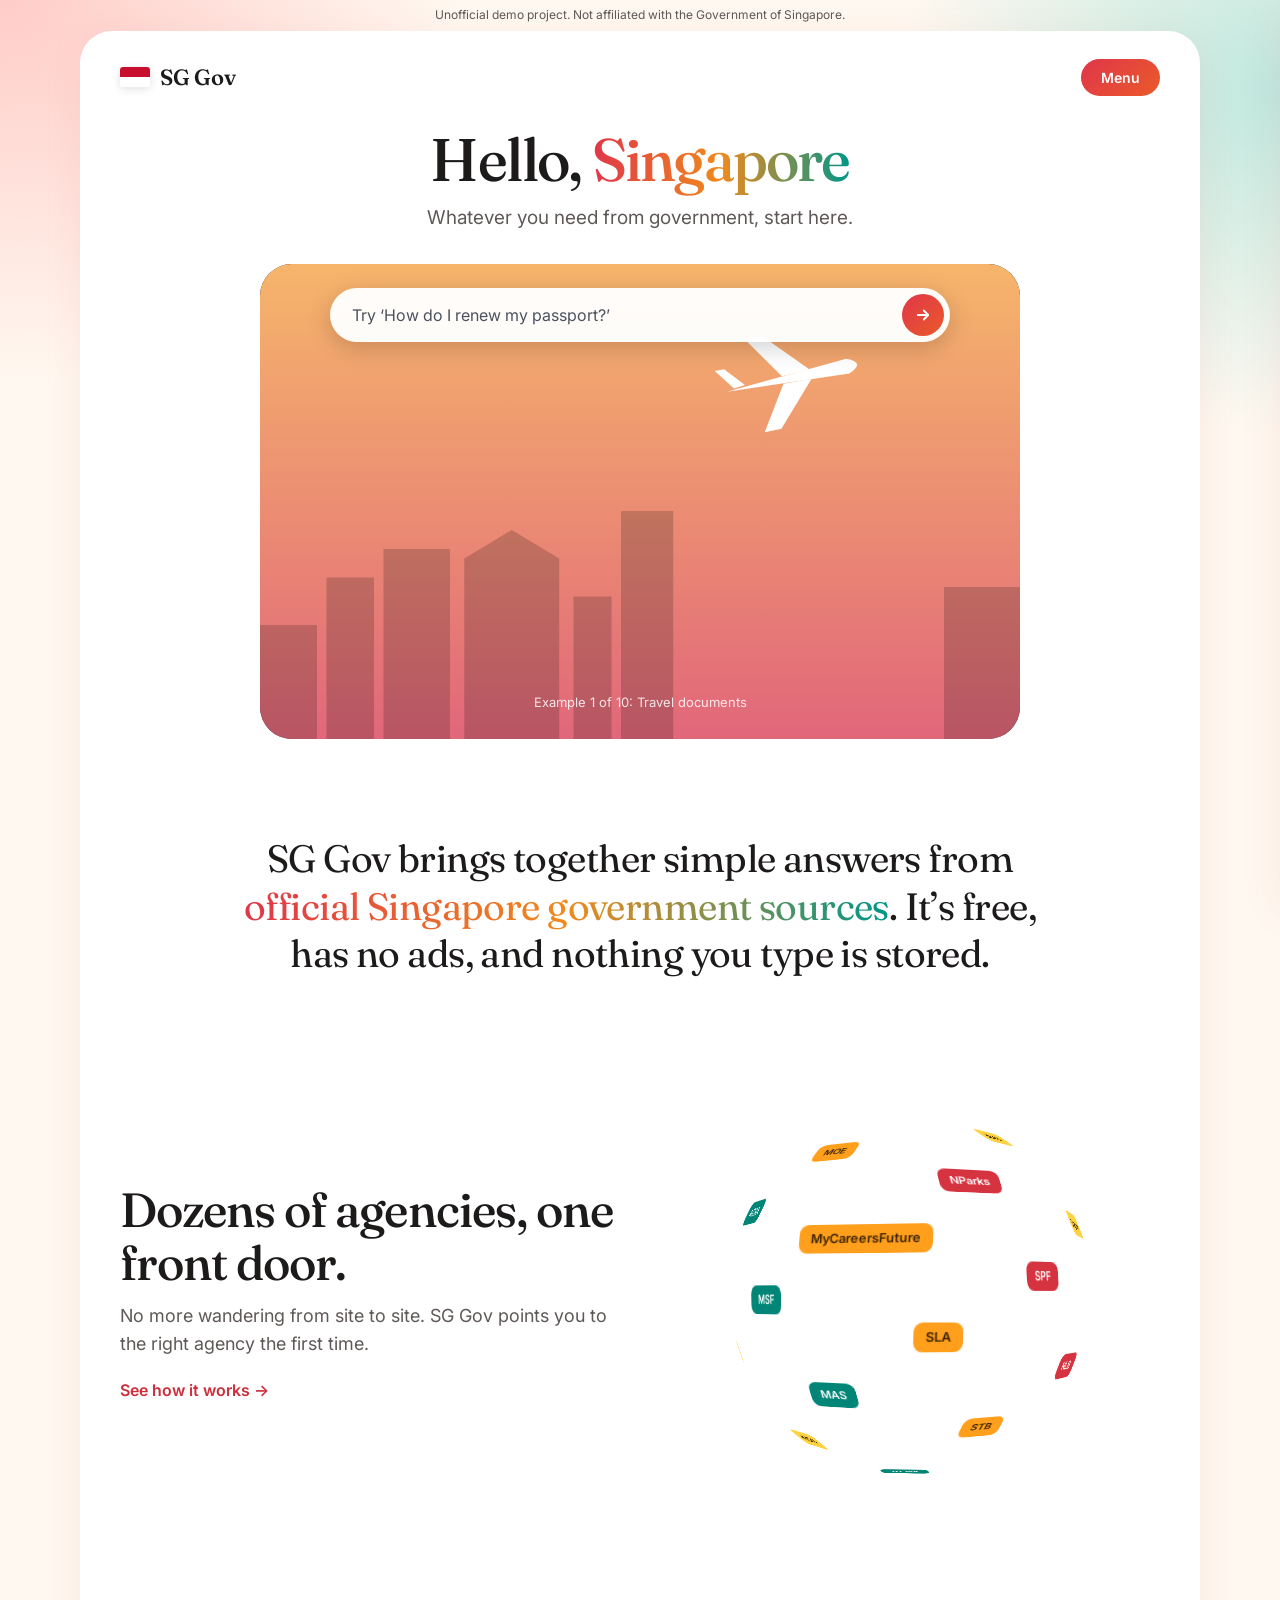
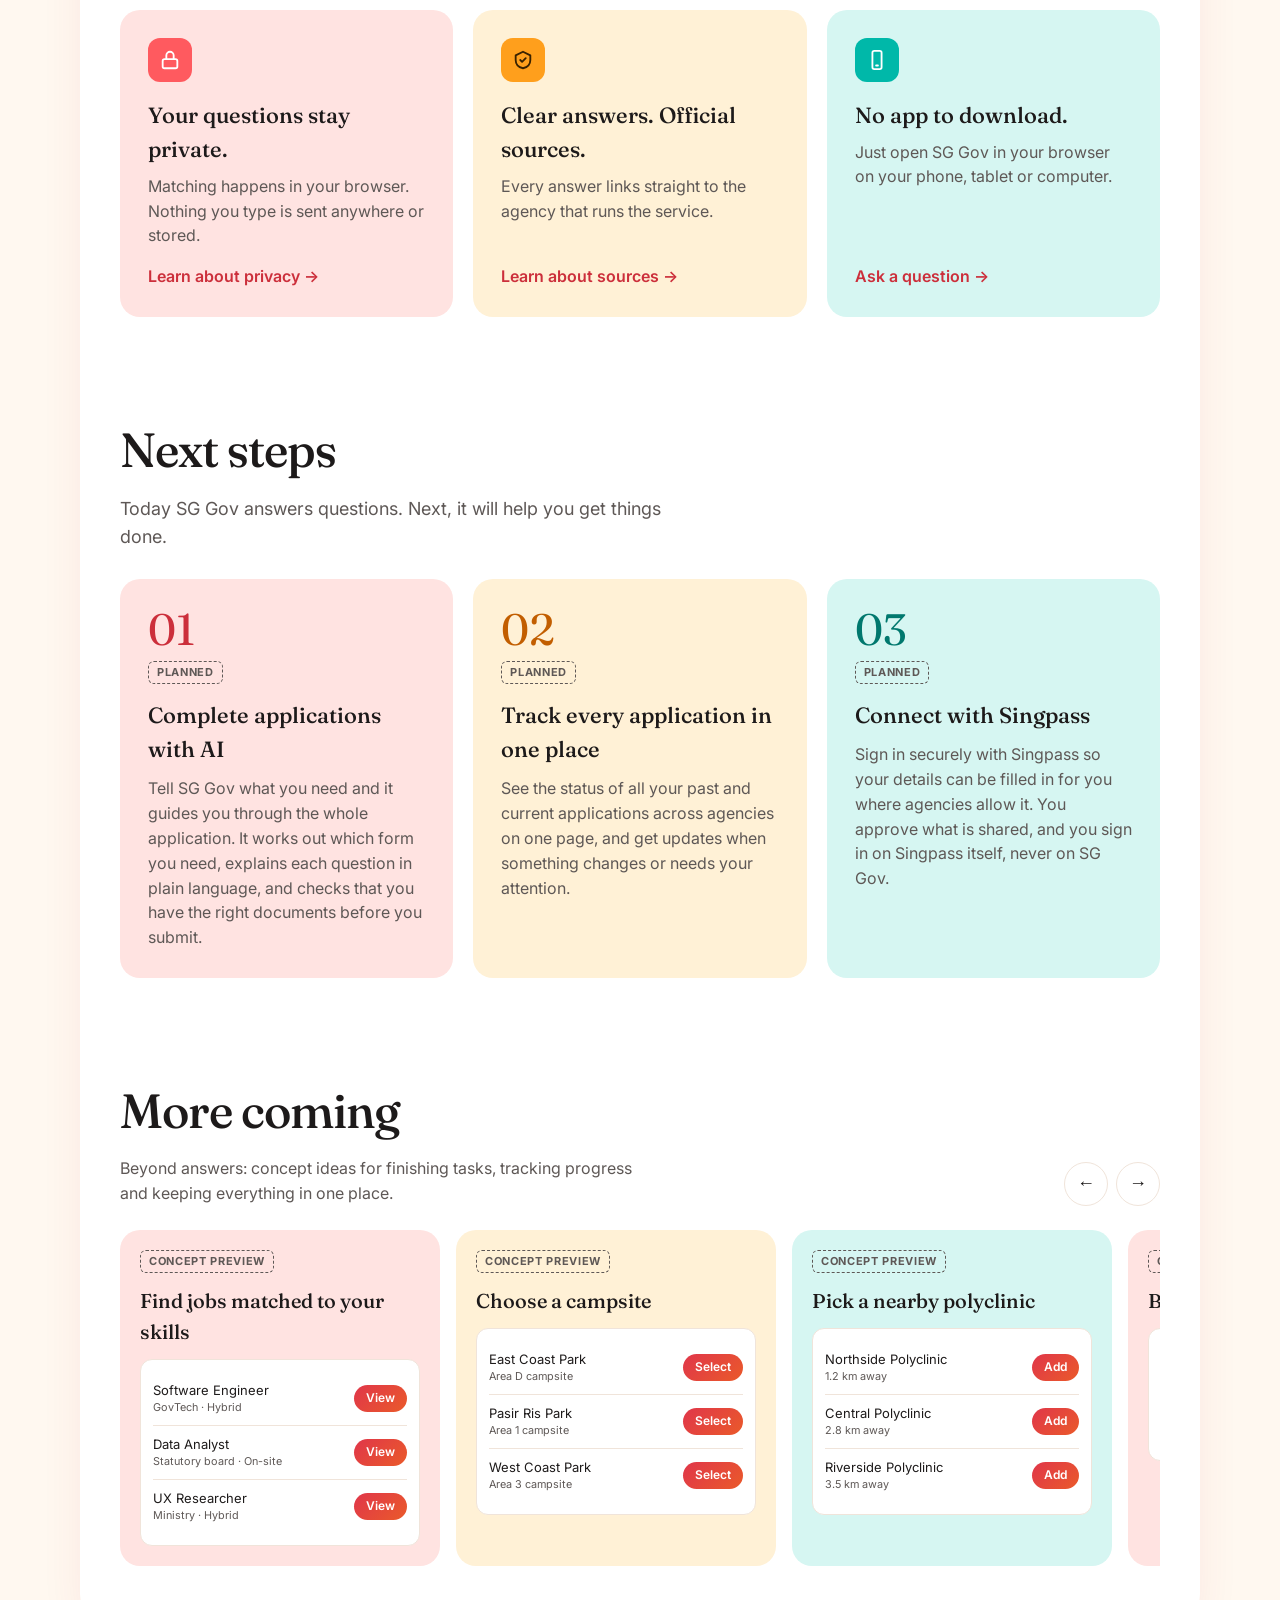
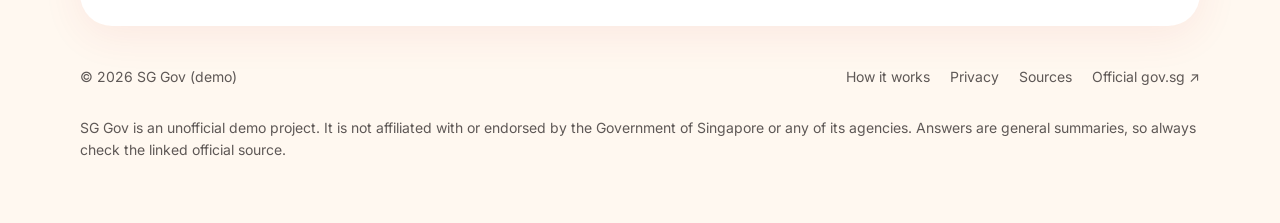
<file: index.html>
<!doctype html>
<html lang="en-SG">
<head>
  <meta charset="utf-8">
  <meta name="viewport" content="width=device-width, initial-scale=1">
  <meta name="color-scheme" content="light">
  <title>SG Gov</title>
  <meta name="description" content="Unofficial demo: one front door to Singapore government services, with answers linked to official sources.">
  <link rel="icon" href="img/favicon.svg" type="image/svg+xml">
  <link rel="preconnect" href="https://fonts.googleapis.com">
  <link rel="preconnect" href="https://fonts.gstatic.com" crossorigin>
  <link href="https://fonts.googleapis.com/css2?family=Fraunces:opsz,wght@9..144,400;9..144,500;9..144,600&family=Inter:wght@400;500;600;700&display=swap" rel="stylesheet">
  <link rel="stylesheet" href="css/styles.css">
</head>
<body>
  <a class="skip-link" href="#main">Skip to content</a>
  <div class="disclaimer-strip">Unofficial demo project. Not affiliated with the Government of Singapore.</div>

  <div class="shell">
    <div class="frame">
      <header class="site-header">
        <a class="brand" href="./" aria-label="SG Gov home">
          <span class="brand-mark" aria-hidden="true"><span></span><span></span></span>
          SG Gov
        </a>
        <button class="menu-btn" type="button" aria-expanded="false" aria-controls="drawer">Menu</button>
      </header>

      <main id="main">
        <!-- Hero -->
        <section class="hero" aria-labelledby="hero-title">
          <h1 id="hero-title">Hello, <span class="grad">Singapore</span></h1>
          <p class="lede">Whatever you need from government, start here.</p>

          <div class="hero-card">
            <div class="scenes" aria-hidden="true"></div>
            <form class="search" role="search" autocomplete="off">
              <label class="sr-only" for="q">Describe what you need</label>
              <input id="q" name="q" type="text" placeholder="Try ‘How do I renew my passport?’">
              <button type="submit" aria-label="Get answer">
                <svg width="18" height="18" viewBox="0 0 24 24" fill="none" stroke="currentColor" stroke-width="2.4" stroke-linecap="round" stroke-linejoin="round" aria-hidden="true"><path d="M5 12h14M13 6l6 6-6 6"/></svg>
              </button>
            </form>
            <p class="example-caption" aria-live="off"></p>
          </div>

          <div class="answer-wrap" aria-live="polite"></div>
        </section>

        <!-- Statement -->
        <p class="statement">
          SG Gov brings together simple answers from <em>official Singapore government sources</em>.
          It’s free, has no ads, and nothing you type is stored.
        </p>

        <!-- Agencies sphere -->
        <section class="agencies" aria-labelledby="agencies-title">
          <div>
            <h2 id="agencies-title">Dozens of agencies, one front door.</h2>
            <p>No more wandering from site to site. SG Gov points you to the right agency the first time.</p>
            <a class="text-link" href="how-it-works.html">See how it works →</a>
          </div>
          <div class="sphere-stage" role="img" aria-label="A rotating sphere of Singapore government agency names">
            <div class="sphere"></div>
          </div>
        </section>

        <!-- Features -->
        <section class="features" aria-label="Why SG Gov">
          <article class="feature">
            <div class="icon" aria-hidden="true">
              <svg width="22" height="22" viewBox="0 0 24 24" fill="none" stroke="currentColor" stroke-width="2" stroke-linecap="round" stroke-linejoin="round"><rect x="4" y="11" width="16" height="10" rx="2"/><path d="M8 11V7a4 4 0 0 1 8 0v4"/></svg>
            </div>
            <h3>Your questions stay private.</h3>
            <p>Matching happens in your browser. Nothing you type is sent anywhere or stored.</p>
            <a class="text-link" href="privacy.html">Learn about privacy →</a>
          </article>
          <article class="feature">
            <div class="icon" aria-hidden="true">
              <svg width="22" height="22" viewBox="0 0 24 24" fill="none" stroke="currentColor" stroke-width="2" stroke-linecap="round" stroke-linejoin="round"><path d="M9 12l2 2 4-4"/><path d="M12 3l8 4v5c0 5-3.5 8-8 9-4.5-1-8-4-8-9V7z"/></svg>
            </div>
            <h3>Clear answers. Official sources.</h3>
            <p>Every answer links straight to the agency that runs the service.</p>
            <a class="text-link" href="sources.html">Learn about sources →</a>
          </article>
          <article class="feature">
            <div class="icon" aria-hidden="true">
              <svg width="22" height="22" viewBox="0 0 24 24" fill="none" stroke="currentColor" stroke-width="2" stroke-linecap="round" stroke-linejoin="round"><rect x="7" y="2" width="10" height="20" rx="2"/><path d="M11 18h2"/></svg>
            </div>
            <h3>No app to download.</h3>
            <p>Just open SG Gov in your browser on your phone, tablet or computer.</p>
            <a class="text-link" href="#q" data-focus-search>Ask a question →</a>
          </article>
        </section>

        <!-- Next steps -->
        <section class="next-steps" aria-labelledby="next-title">
          <h2 id="next-title">Next steps</h2>
          <p class="next-lede">Today SG Gov answers questions. Next, it will help you get things done.</p>
          <ol class="next-list">
            <li class="next-card">
              <span class="next-num" aria-hidden="true">01</span>
              <span class="tag">Planned</span>
              <h3>Complete applications with AI</h3>
              <p>Tell SG Gov what you need and it guides you through the whole application. It works out which form you need, explains each question in plain language, and checks that you have the right documents before you submit.</p>
            </li>
            <li class="next-card">
              <span class="next-num" aria-hidden="true">02</span>
              <span class="tag">Planned</span>
              <h3>Track every application in one place</h3>
              <p>See the status of all your past and current applications across agencies on one page, and get updates when something changes or needs your attention.</p>
            </li>
            <li class="next-card">
              <span class="next-num" aria-hidden="true">03</span>
              <span class="tag">Planned</span>
              <h3>Connect with Singpass</h3>
              <p>Sign in securely with Singpass so your details can be filled in for you where agencies allow it. You approve what is shared, and you sign in on Singpass itself, never on SG Gov.</p>
            </li>
          </ol>
        </section>

        <!-- Coming soon -->
        <section aria-labelledby="coming-title">
          <div class="coming-head">
            <div>
              <h2 id="coming-title">More coming</h2>
              <p>Beyond answers: concept ideas for finishing tasks, tracking progress and keeping everything in one place.</p>
            </div>
            <div class="carousel-btns">
              <button type="button" data-dir="-1" aria-label="Previous previews">←</button>
              <button type="button" data-dir="1" aria-label="Next previews">→</button>
            </div>
          </div>

          <div class="carousel" tabindex="0" aria-label="Concept previews">
            <article class="preview">
              <span class="tag">Concept preview</span>
              <h3>Find jobs matched to your skills</h3>
              <div class="mock">
                <div class="mock-row"><div>Software Engineer<small>GovTech · Hybrid</small></div><span class="mock-btn">View</span></div>
                <div class="mock-row"><div>Data Analyst<small>Statutory board · On-site</small></div><span class="mock-btn">View</span></div>
                <div class="mock-row"><div>UX Researcher<small>Ministry · Hybrid</small></div><span class="mock-btn">View</span></div>
              </div>
            </article>
            <article class="preview">
              <span class="tag">Concept preview</span>
              <h3>Choose a campsite</h3>
              <div class="mock">
                <div class="mock-row"><div>East Coast Park<small>Area D campsite</small></div><span class="mock-btn">Select</span></div>
                <div class="mock-row"><div>Pasir Ris Park<small>Area 1 campsite</small></div><span class="mock-btn">Select</span></div>
                <div class="mock-row"><div>West Coast Park<small>Area 3 campsite</small></div><span class="mock-btn">Select</span></div>
              </div>
            </article>
            <article class="preview">
              <span class="tag">Concept preview</span>
              <h3>Pick a nearby polyclinic</h3>
              <div class="mock">
                <div class="mock-row"><div>Northside Polyclinic<small>1.2 km away</small></div><span class="mock-btn">Add</span></div>
                <div class="mock-row"><div>Central Polyclinic<small>2.8 km away</small></div><span class="mock-btn">Add</span></div>
                <div class="mock-row"><div>Riverside Polyclinic<small>3.5 km away</small></div><span class="mock-btn">Add</span></div>
              </div>
            </article>
            <article class="preview">
              <span class="tag">Concept preview</span>
              <h3>Browse flats</h3>
              <div class="mock">
                <div class="mock-row"><div>4-room flat<small>Sample estate · 93 sqm</small></div><span class="mock-btn">Details</span></div>
                <div class="mock-row"><div>3-room flat<small>Sample estate · 68 sqm</small></div><span class="mock-btn">Details</span></div>
              </div>
            </article>
            <article class="preview">
              <span class="tag">Concept preview</span>
              <h3>Track your passport</h3>
              <div class="mock">
                <strong>Passport application</strong>
                <div class="progress" aria-label="Step 2 of 3"><span class="done"></span><span class="done"></span><span></span></div>
                <small>Submitted · Processing · Ready to collect</small>
              </div>
            </article>
            <article class="preview">
              <span class="tag">Concept preview</span>
              <h3>Update your address everywhere</h3>
              <div class="mock">
                <div class="mock-row"><div>ICA (NRIC)</div><span>✓</span></div>
                <div class="mock-row"><div>CPF Board</div><span>✓</span></div>
                <div class="mock-row"><div>HDB</div><span>✓</span></div>
                <div class="mock-row"><div>LTA</div><span>○</span></div>
              </div>
            </article>
            <article class="preview">
              <span class="tag">Concept preview</span>
              <h3>Log in once</h3>
              <div class="mock" style="text-align:center;padding:28px 12px">
                <span class="mock-btn" style="font-size:14px;padding:8px 22px">Log in</span>
              </div>
            </article>
          </div>
        </section>
      </main>
    </div>

    <footer class="site-footer">
      <span>© <span data-year></span> SG Gov (demo)</span>
      <nav aria-label="Footer">
        <a href="how-it-works.html">How it works</a>
        <a href="privacy.html">Privacy</a>
        <a href="sources.html">Sources</a>
        <a href="https://www.gov.sg/" rel="noopener">Official gov.sg ↗</a>
      </nav>
      <p class="disclaimer">SG Gov is an unofficial demo project. It is not affiliated with or endorsed by the Government of Singapore or any of its agencies. Answers are general summaries, so always check the linked official source.</p>
    </footer>
  </div>

  <div class="drawer-backdrop" data-close-menu></div>
  <nav class="drawer" id="drawer" aria-label="Site menu" inert>
    <div class="drawer-head">
      <strong>Menu</strong>
      <button class="close-btn" type="button" data-close-menu>Close</button>
    </div>
    <a href="./">Home</a>
    <a href="how-it-works.html">How it works</a>
    <a href="privacy.html">Privacy</a>
    <a href="sources.html">Sources</a>
  </nav>

  <script src="js/answers.js"></script>
  <script src="js/main.js"></script>
</body>
</html>
</file>
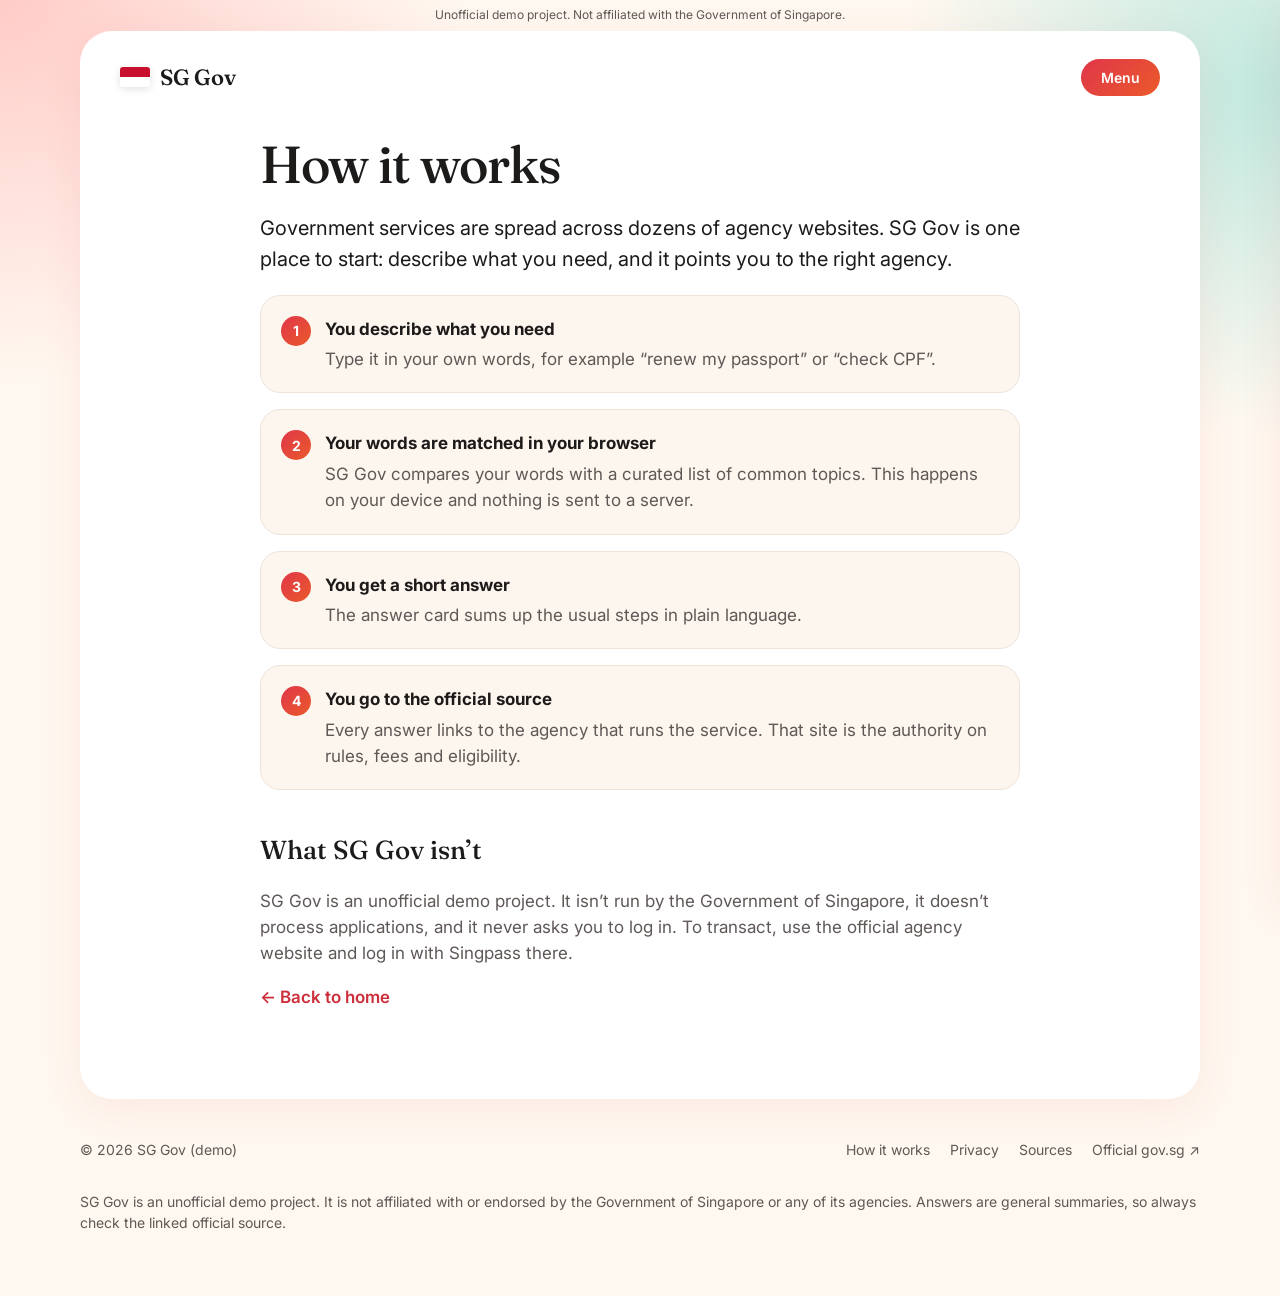
<file: how-it-works.html>
<!doctype html>
<html lang="en-SG">
<head>
  <meta charset="utf-8">
  <meta name="viewport" content="width=device-width, initial-scale=1">
  <meta name="color-scheme" content="light">
  <title>How SG Gov Works</title>
  <meta name="description" content="How SG Gov matches your question to an official Singapore government source.">
  <link rel="icon" href="img/favicon.svg" type="image/svg+xml">
  <link rel="preconnect" href="https://fonts.googleapis.com">
  <link rel="preconnect" href="https://fonts.gstatic.com" crossorigin>
  <link href="https://fonts.googleapis.com/css2?family=Fraunces:opsz,wght@9..144,400;9..144,500;9..144,600&family=Inter:wght@400;500;600;700&display=swap" rel="stylesheet">
  <link rel="stylesheet" href="css/styles.css">
</head>
<body>
  <a class="skip-link" href="#main">Skip to content</a>
  <div class="disclaimer-strip">Unofficial demo project. Not affiliated with the Government of Singapore.</div>

  <div class="shell">
    <div class="frame">
      <header class="site-header">
        <a class="brand" href="./" aria-label="SG Gov home">
          <span class="brand-mark" aria-hidden="true"><span></span><span></span></span>
          SG Gov
        </a>
        <button class="menu-btn" type="button" aria-expanded="false" aria-controls="drawer">Menu</button>
      </header>

      <main id="main" class="page">
        <h1>How it works</h1>
        <p class="lede">Government services are spread across dozens of agency websites. SG Gov is one place to start: describe what you need, and it points you to the right agency.</p>

        <ol class="steps">
          <li><strong>You describe what you need</strong>Type it in your own words, for example “renew my passport” or “check CPF”.</li>
          <li><strong>Your words are matched in your browser</strong>SG Gov compares your words with a curated list of common topics. This happens on your device and nothing is sent to a server.</li>
          <li><strong>You get a short answer</strong>The answer card sums up the usual steps in plain language.</li>
          <li><strong>You go to the official source</strong>Every answer links to the agency that runs the service. That site is the authority on rules, fees and eligibility.</li>
        </ol>

        <h2>What SG Gov isn’t</h2>
        <p>SG Gov is an unofficial demo project. It isn’t run by the Government of Singapore, it doesn’t process applications, and it never asks you to log in. To transact, use the official agency website and log in with Singpass there.</p>

        <p><a class="text-link" href="./">← Back to home</a></p>
      </main>
    </div>

    <footer class="site-footer">
      <span>© <span data-year></span> SG Gov (demo)</span>
      <nav aria-label="Footer">
        <a href="how-it-works.html">How it works</a>
        <a href="privacy.html">Privacy</a>
        <a href="sources.html">Sources</a>
        <a href="https://www.gov.sg/" rel="noopener">Official gov.sg ↗</a>
      </nav>
      <p class="disclaimer">SG Gov is an unofficial demo project. It is not affiliated with or endorsed by the Government of Singapore or any of its agencies. Answers are general summaries, so always check the linked official source.</p>
    </footer>
  </div>

  <div class="drawer-backdrop" data-close-menu></div>
  <nav class="drawer" id="drawer" aria-label="Site menu" inert>
    <div class="drawer-head">
      <strong>Menu</strong>
      <button class="close-btn" type="button" data-close-menu>Close</button>
    </div>
    <a href="./">Home</a>
    <a href="how-it-works.html">How it works</a>
    <a href="privacy.html">Privacy</a>
    <a href="sources.html">Sources</a>
  </nav>

  <script src="js/answers.js"></script>
  <script src="js/main.js"></script>
</body>
</html>
</file>
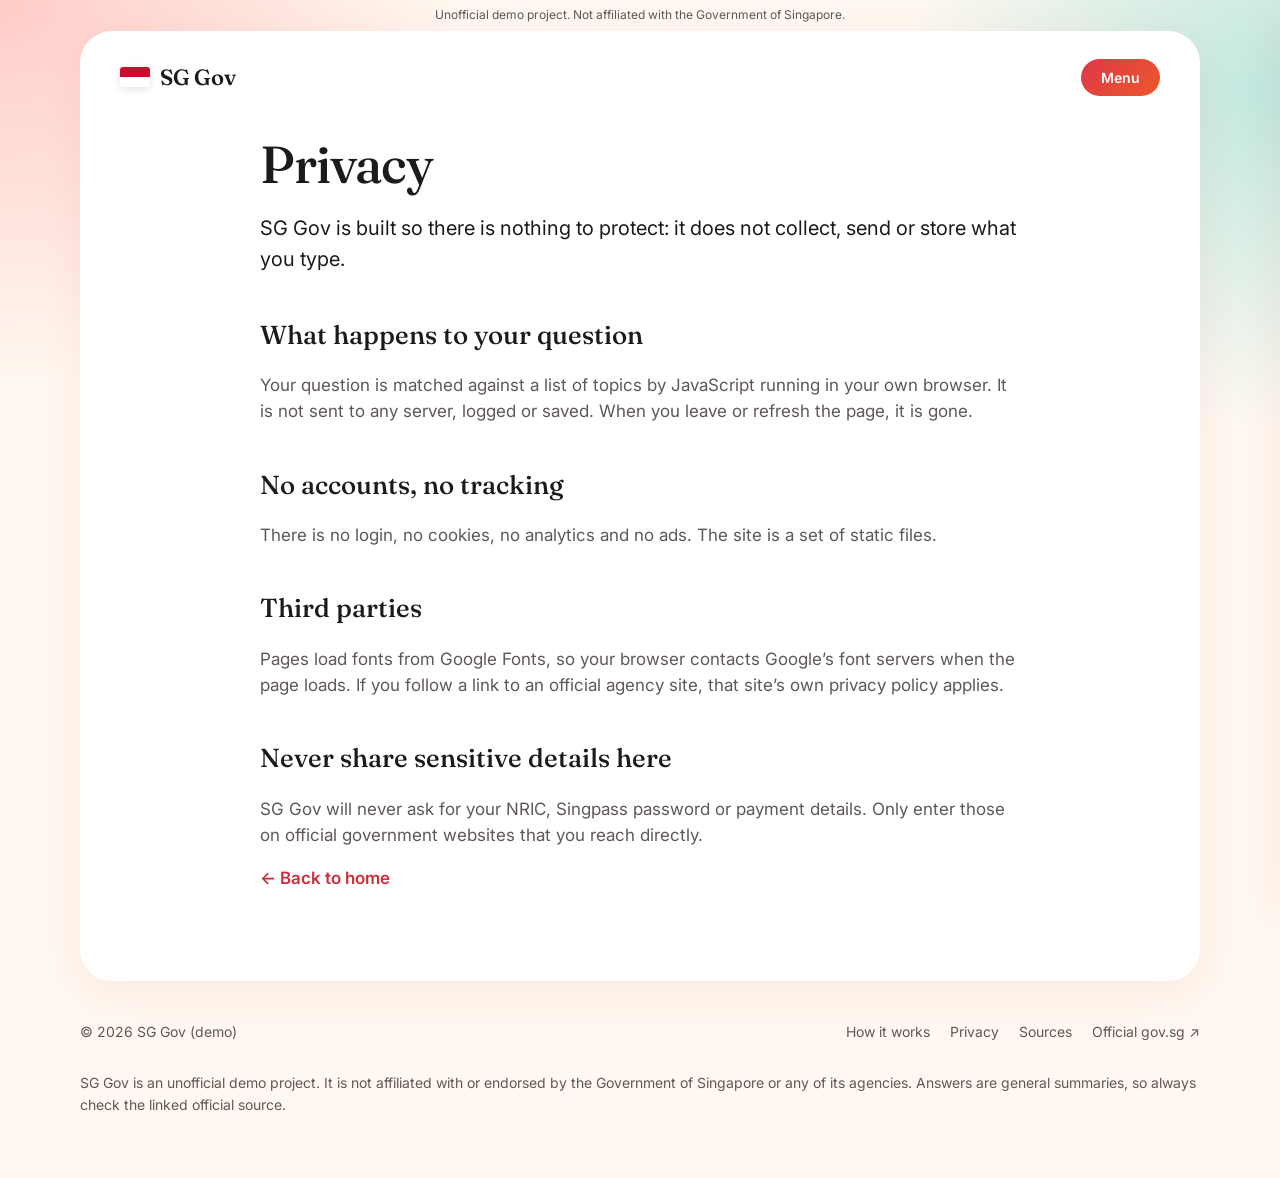
<file: privacy.html>
<!doctype html>
<html lang="en-SG">
<head>
  <meta charset="utf-8">
  <meta name="viewport" content="width=device-width, initial-scale=1">
  <meta name="color-scheme" content="light">
  <title>SG Gov Privacy</title>
  <meta name="description" content="SG Gov does not collect, send or store what you type.">
  <link rel="icon" href="img/favicon.svg" type="image/svg+xml">
  <link rel="preconnect" href="https://fonts.googleapis.com">
  <link rel="preconnect" href="https://fonts.gstatic.com" crossorigin>
  <link href="https://fonts.googleapis.com/css2?family=Fraunces:opsz,wght@9..144,400;9..144,500;9..144,600&family=Inter:wght@400;500;600;700&display=swap" rel="stylesheet">
  <link rel="stylesheet" href="css/styles.css">
</head>
<body>
  <a class="skip-link" href="#main">Skip to content</a>
  <div class="disclaimer-strip">Unofficial demo project. Not affiliated with the Government of Singapore.</div>

  <div class="shell">
    <div class="frame">
      <header class="site-header">
        <a class="brand" href="./" aria-label="SG Gov home">
          <span class="brand-mark" aria-hidden="true"><span></span><span></span></span>
          SG Gov
        </a>
        <button class="menu-btn" type="button" aria-expanded="false" aria-controls="drawer">Menu</button>
      </header>

      <main id="main" class="page">
        <h1>Privacy</h1>
        <p class="lede">SG Gov is built so there is nothing to protect: it does not collect, send or store what you type.</p>

        <h2>What happens to your question</h2>
        <p>Your question is matched against a list of topics by JavaScript running in your own browser. It is not sent to any server, logged or saved. When you leave or refresh the page, it is gone.</p>

        <h2>No accounts, no tracking</h2>
        <p>There is no login, no cookies, no analytics and no ads. The site is a set of static files.</p>

        <h2>Third parties</h2>
        <p>Pages load fonts from Google Fonts, so your browser contacts Google’s font servers when the page loads. If you follow a link to an official agency site, that site’s own privacy policy applies.</p>

        <h2>Never share sensitive details here</h2>
        <p>SG Gov will never ask for your NRIC, Singpass password or payment details. Only enter those on official government websites that you reach directly.</p>

        <p><a class="text-link" href="./">← Back to home</a></p>
      </main>
    </div>

    <footer class="site-footer">
      <span>© <span data-year></span> SG Gov (demo)</span>
      <nav aria-label="Footer">
        <a href="how-it-works.html">How it works</a>
        <a href="privacy.html">Privacy</a>
        <a href="sources.html">Sources</a>
        <a href="https://www.gov.sg/" rel="noopener">Official gov.sg ↗</a>
      </nav>
      <p class="disclaimer">SG Gov is an unofficial demo project. It is not affiliated with or endorsed by the Government of Singapore or any of its agencies. Answers are general summaries, so always check the linked official source.</p>
    </footer>
  </div>

  <div class="drawer-backdrop" data-close-menu></div>
  <nav class="drawer" id="drawer" aria-label="Site menu" inert>
    <div class="drawer-head">
      <strong>Menu</strong>
      <button class="close-btn" type="button" data-close-menu>Close</button>
    </div>
    <a href="./">Home</a>
    <a href="how-it-works.html">How it works</a>
    <a href="privacy.html">Privacy</a>
    <a href="sources.html">Sources</a>
  </nav>

  <script src="js/answers.js"></script>
  <script src="js/main.js"></script>
</body>
</html>
</file>
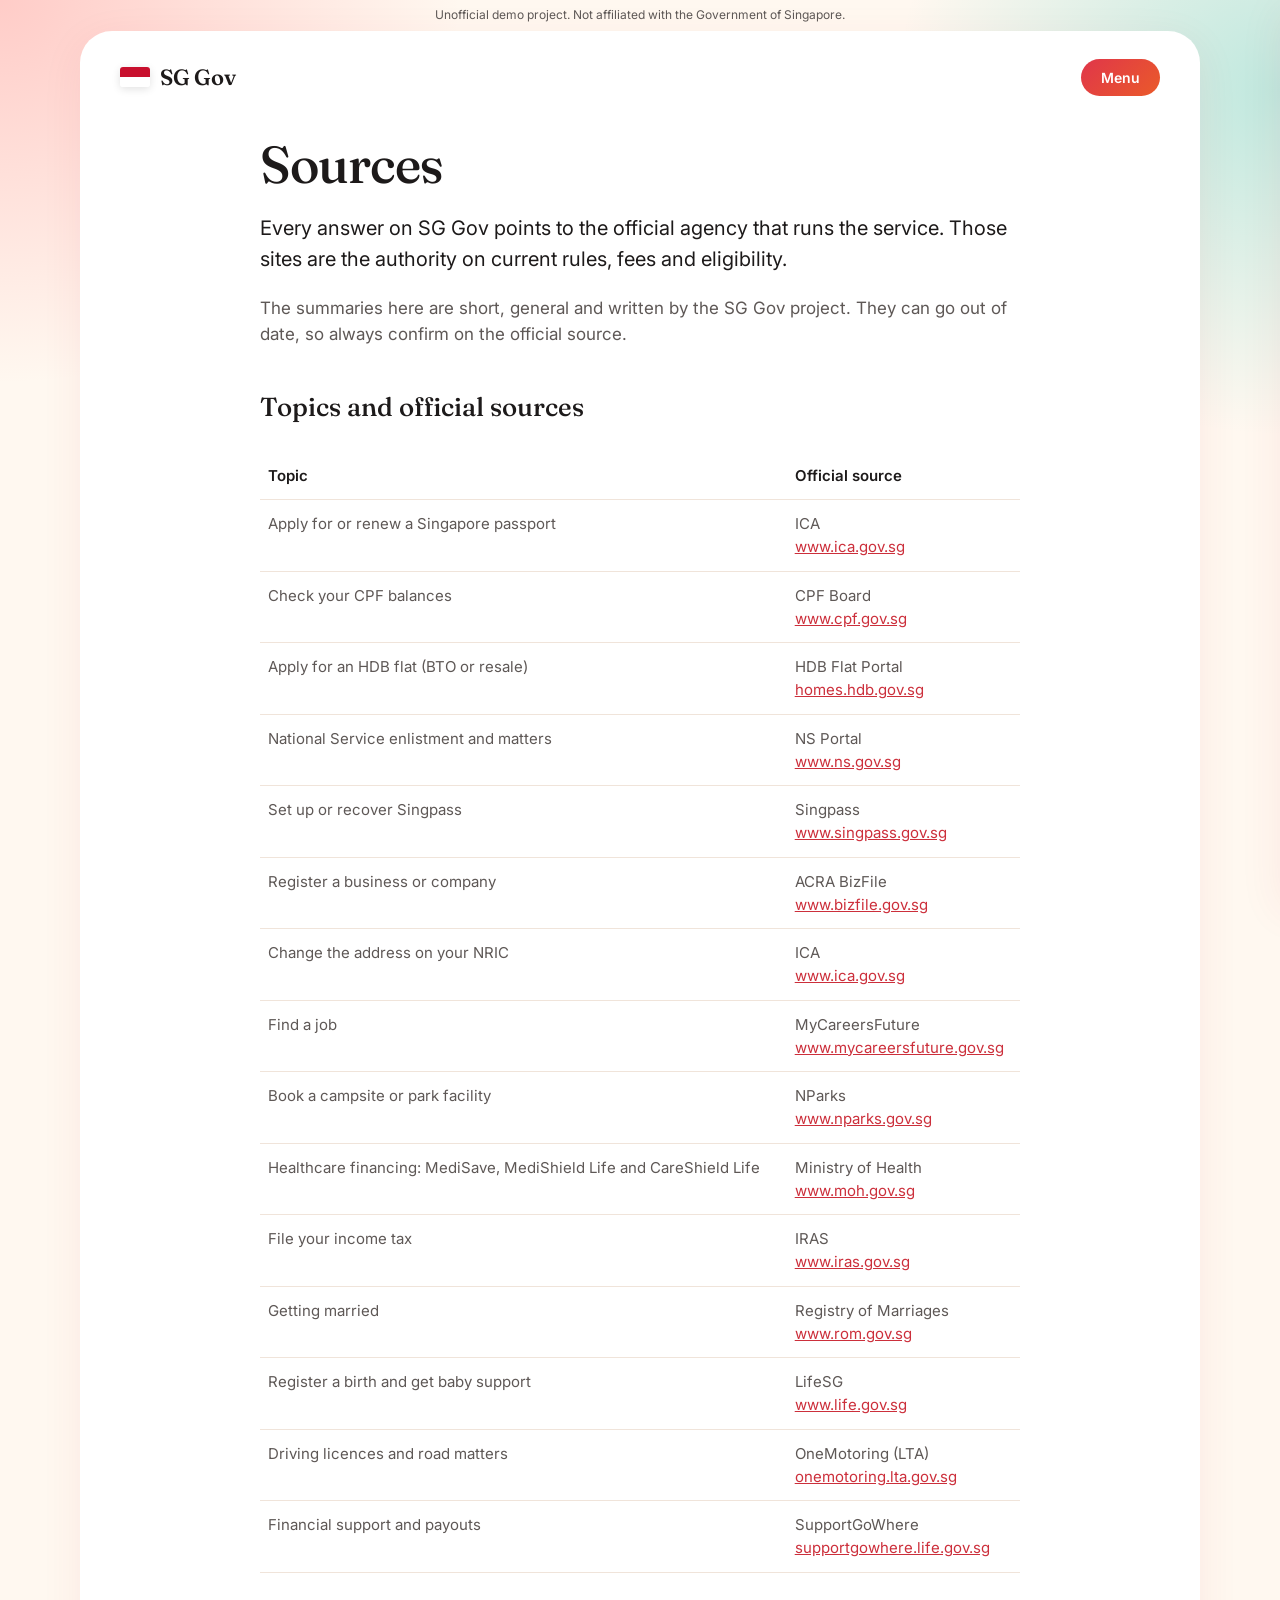
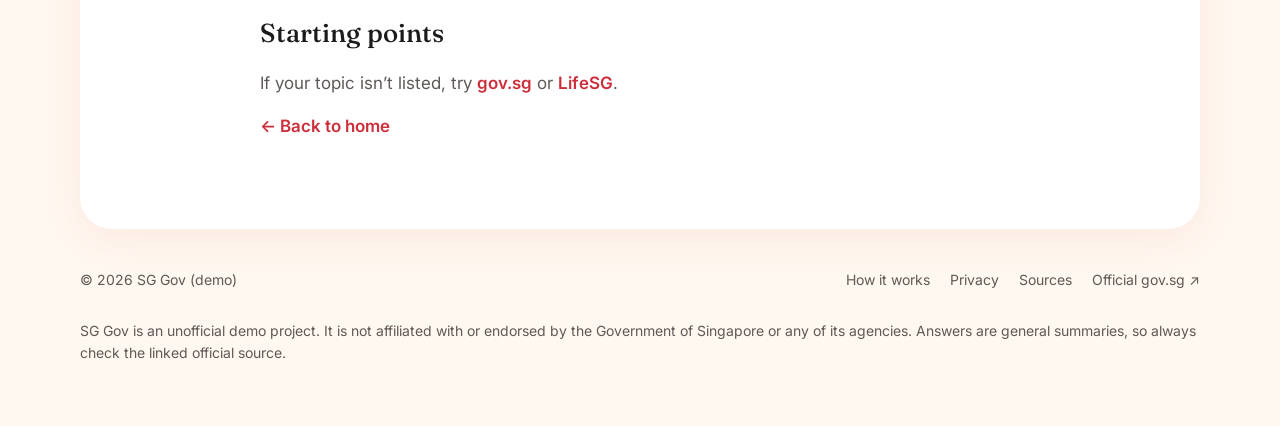
<file: sources.html>
<!doctype html>
<html lang="en-SG">
<head>
  <meta charset="utf-8">
  <meta name="viewport" content="width=device-width, initial-scale=1">
  <meta name="color-scheme" content="light">
  <title>SG Gov Sources</title>
  <meta name="description" content="The official Singapore government sources behind each SG Gov answer.">
  <link rel="icon" href="img/favicon.svg" type="image/svg+xml">
  <link rel="preconnect" href="https://fonts.googleapis.com">
  <link rel="preconnect" href="https://fonts.gstatic.com" crossorigin>
  <link href="https://fonts.googleapis.com/css2?family=Fraunces:opsz,wght@9..144,400;9..144,500;9..144,600&family=Inter:wght@400;500;600;700&display=swap" rel="stylesheet">
  <link rel="stylesheet" href="css/styles.css">
</head>
<body>
  <a class="skip-link" href="#main">Skip to content</a>
  <div class="disclaimer-strip">Unofficial demo project. Not affiliated with the Government of Singapore.</div>

  <div class="shell">
    <div class="frame">
      <header class="site-header">
        <a class="brand" href="./" aria-label="SG Gov home">
          <span class="brand-mark" aria-hidden="true"><span></span><span></span></span>
          SG Gov
        </a>
        <button class="menu-btn" type="button" aria-expanded="false" aria-controls="drawer">Menu</button>
      </header>

      <main id="main" class="page">
        <h1>Sources</h1>
        <p class="lede">Every answer on SG Gov points to the official agency that runs the service. Those sites are the authority on current rules, fees and eligibility.</p>
        <p>The summaries here are short, general and written by the SG Gov project. They can go out of date, so always confirm on the official source.</p>

        <h2>Topics and official sources</h2>
        <div class="table-wrap">
          <table class="source-table">
            <thead><tr><th scope="col">Topic</th><th scope="col">Official source</th></tr></thead>
            <tbody id="sources-body"></tbody>
          </table>
        </div>

        <h2>Starting points</h2>
        <p>If your topic isn’t listed, try <a class="text-link" href="https://www.gov.sg/" rel="noopener">gov.sg</a> or <a class="text-link" href="https://www.life.gov.sg/" rel="noopener">LifeSG</a>.</p>

        <p><a class="text-link" href="./">← Back to home</a></p>
      </main>
    </div>

    <footer class="site-footer">
      <span>© <span data-year></span> SG Gov (demo)</span>
      <nav aria-label="Footer">
        <a href="how-it-works.html">How it works</a>
        <a href="privacy.html">Privacy</a>
        <a href="sources.html">Sources</a>
        <a href="https://www.gov.sg/" rel="noopener">Official gov.sg ↗</a>
      </nav>
      <p class="disclaimer">SG Gov is an unofficial demo project. It is not affiliated with or endorsed by the Government of Singapore or any of its agencies. Answers are general summaries, so always check the linked official source.</p>
    </footer>
  </div>

  <div class="drawer-backdrop" data-close-menu></div>
  <nav class="drawer" id="drawer" aria-label="Site menu" inert>
    <div class="drawer-head">
      <strong>Menu</strong>
      <button class="close-btn" type="button" data-close-menu>Close</button>
    </div>
    <a href="./">Home</a>
    <a href="how-it-works.html">How it works</a>
    <a href="privacy.html">Privacy</a>
    <a href="sources.html">Sources</a>
  </nav>

  <script src="js/answers.js"></script>
  <script src="js/main.js"></script>
<script>
    document.getElementById("sources-body").innerHTML = window.SG_ANSWERS.map((a) =>
      `<tr><td>${a.title}</td><td>${a.sourceName}<br><a href="${a.sourceUrl}" rel="noopener">${a.sourceUrl.replace(/^https:\/\//, "").replace(/\/$/, "")}</a></td></tr>`
    ).join("");
  </script>
</body>
</html>
</file>
<file: css/styles.css>
/* Light-only theme: Tropical — coral, orange, teal, sunshine.
   Bright --c-* colours are for fills; --accent / --accent-2 are deeper, text-safe shades. */
:root {
  --c-coral: #ff5a5f;
  --c-orange: #ff9f1c;
  --c-teal: #00b8a9;
  --c-sun: #ffd23f;
  --t-coral: #ffe3e1;
  --t-orange: #fff1d6;
  --t-teal: #d6f6f2;
  --grad: linear-gradient(135deg, #e0364a, #ea5a2a);
  --grad-text: linear-gradient(90deg, #e0364a, #f08a1c 50%, #009688);
  --blob1: rgba(255, 90, 95, 0.28);
  --blob2: rgba(0, 184, 169, 0.25);
  --blob3: rgba(255, 210, 63, 0.30);

  --bg: #fff8f0;
  --surface: #ffffff;
  --surface-2: #fdf6ef;
  --text: #1d1a1a;
  --muted: #5e5856;
  --border: #f0e4da;
  --accent: #cc2f3b;
  --accent-2: #00786e;
  --accent-ink: #ffffff;
  --navy: #cc2f3b;
  --navy-ink: #ffffff;
  --shadow: 0 10px 40px rgba(204, 47, 59, 0.08);
  --radius-lg: 32px;
  --radius-md: 20px;
  --radius-sm: 12px;
  --font-display: "Fraunces", Georgia, "Times New Roman", serif;
  --font-body: "Inter", system-ui, -apple-system, "Segoe UI", sans-serif;
  --gutter: 16px;
  --maxw: 1120px;
}

*, *::before, *::after { box-sizing: border-box; }

html { -webkit-text-size-adjust: 100%; }

body {
  margin: 0;
  background: var(--bg);
  color: var(--text);
  font-family: var(--font-body);
  font-size: 16px;
  line-height: 1.55;
  overflow-x: hidden;
}

a { color: inherit; }
img { max-width: 100%; display: block; }

.sr-only {
  position: absolute; width: 1px; height: 1px; padding: 0; margin: -1px;
  overflow: hidden; clip: rect(0 0 0 0); white-space: nowrap; border: 0;
}

.skip-link {
  position: absolute; left: 8px; top: -48px; padding: 8px 12px;
  background: var(--navy); color: var(--navy-ink); border-radius: 8px; z-index: 100;
}
.skip-link:focus { top: 8px; }

:focus-visible { outline: 3px solid var(--accent); outline-offset: 2px; }

/* ---------- Disclaimer strip ---------- */
.disclaimer-strip {
  text-align: center;
  font-size: 12px;
  color: var(--muted);
  padding: 6px var(--gutter);
}

/* ---------- Shell ---------- */
.shell {
  max-width: calc(var(--maxw) + 2 * var(--gutter));
  margin: 0 auto;
  padding: 0 var(--gutter);
}

.frame {
  background: var(--surface);
  border-radius: var(--radius-lg);
  box-shadow: var(--shadow);
  padding: 20px clamp(16px, 4vw, 40px) 48px;
}

/* ---------- Header ---------- */
.site-header {
  display: flex; align-items: center; justify-content: space-between;
  padding: 8px 0 24px;
}
.brand {
  display: inline-flex; align-items: center; gap: 10px;
  text-decoration: none; font-family: var(--font-display);
  font-size: 22px; font-weight: 600; letter-spacing: -0.01em;
}
.brand-mark {
  width: 30px; height: 20px; border-radius: 3px; overflow: hidden;
  display: grid; grid-template-rows: 1fr 1fr;
  box-shadow: inset 0 0 0 1px var(--border);
}
.brand-mark span:first-child { background: #c8102e; }
.brand-mark span:last-child { background: #ffffff; }

.menu-btn {
  font: 600 14px var(--font-body);
  background: var(--navy); color: var(--navy-ink);
  border: 0; border-radius: 999px; padding: 10px 20px; cursor: pointer;
}

/* ---------- Drawer ---------- */
.drawer-backdrop {
  position: fixed; inset: 0; background: rgba(10, 12, 20, 0.45);
  opacity: 0; pointer-events: none; transition: opacity .2s; z-index: 40;
}
.drawer {
  position: fixed; top: 0; right: 0; height: 100%; width: min(360px, 88vw);
  background: var(--surface); color: var(--text);
  transform: translateX(100%); transition: transform .25s ease;
  z-index: 50; padding: 24px; display: flex; flex-direction: column; gap: 8px;
  box-shadow: var(--shadow);
}
.drawer-head { display: flex; justify-content: space-between; align-items: center; margin-bottom: 16px; }
.drawer a {
  text-decoration: none; font-size: 20px; font-family: var(--font-display);
  padding: 10px 0; border-bottom: 1px solid var(--border);
}
.drawer .close-btn {
  background: none; border: 1px solid var(--border); color: var(--text);
  border-radius: 999px; padding: 6px 14px; cursor: pointer; font: 500 14px var(--font-body);
}
body.menu-open .drawer { transform: translateX(0); }
body.menu-open .drawer-backdrop { opacity: 1; pointer-events: auto; }

/* ---------- Hero ---------- */
.hero { text-align: center; }
.hero h1 {
  font-family: var(--font-display); font-weight: 500;
  font-size: clamp(36px, 6vw, 60px); letter-spacing: -0.03em; line-height: 1.05;
  margin: 8px 0 12px;
}
.hero .lede { color: var(--muted); font-size: clamp(16px, 2vw, 19px); margin: 0 0 32px; }

.hero-card {
  position: relative; max-width: 760px; margin: 0 auto;
  border-radius: var(--radius-lg); overflow: hidden;
  aspect-ratio: 16 / 10; min-height: 340px;
  background: #1b2a4a;
}
.scene {
  position: absolute; inset: 0; opacity: 0; transition: opacity .9s ease;
  display: flex; align-items: flex-end; justify-content: center;
}
.scene.active { opacity: 1; }
.scene svg { width: 100%; height: 100%; }

.search {
  position: absolute; top: 24px; left: 50%; transform: translateX(-50%);
  width: calc(100% - 48px); max-width: 620px;
  display: flex; align-items: center; gap: 8px;
  background: rgba(255, 255, 255, 0.96); color: #16181d;
  border-radius: 999px; padding: 6px 6px 6px 22px;
  box-shadow: 0 6px 24px rgba(0, 0, 0, 0.18);
  z-index: 2;
}
.search input {
  flex: 1; min-width: 0; border: 0; background: transparent; outline: none;
  font: 400 16px var(--font-body); color: #16181d; padding: 10px 0;
}
.search input::placeholder { color: #4b5160; }
.search button {
  flex: none; width: 42px; height: 42px; border-radius: 50%; border: 0;
  background: #14213d; color: #fff; cursor: pointer;
  display: grid; place-items: center;
}

.example-caption { position: absolute; left: 0; right: 0; bottom: 14px; color: rgba(255,255,255,.85); font-size: 13px; z-index: 2; }

/* ---------- Answer panel ---------- */
.answer-wrap { max-width: 760px; margin: 24px auto 0; text-align: left; }
.answer-card {
  background: var(--surface-2); border: 1px solid var(--border);
  border-radius: var(--radius-md); padding: 24px;
}
.answer-card h2 { font-family: var(--font-display); font-weight: 500; font-size: 26px; margin: 0 0 8px; }
.answer-card ol { padding-left: 20px; margin: 12px 0; }
.answer-card li { margin: 4px 0; }
.answer-source {
  display: inline-flex; align-items: center; gap: 6px; margin-top: 8px;
  font-weight: 600; color: var(--accent); text-decoration: none;
}
.answer-source:hover { text-decoration: underline; }
.answer-note { font-size: 13px; color: var(--muted); margin-top: 12px; }
.chips { display: flex; flex-wrap: wrap; gap: 8px; margin-top: 16px; }
.chip {
  border: 1px solid var(--border); background: var(--surface); color: var(--text);
  border-radius: 999px; padding: 6px 14px; font: 500 14px var(--font-body); cursor: pointer;
}
.chip:hover { border-color: var(--accent); }

/* ---------- Statement ---------- */
.statement {
  max-width: 820px; margin: 96px auto; text-align: center;
  font-family: var(--font-display); font-weight: 400;
  font-size: clamp(24px, 3.6vw, 38px); line-height: 1.25; letter-spacing: -0.015em;
}
.statement em { font-style: normal; color: var(--accent); }

/* ---------- Sphere ---------- */
.agencies {
  display: grid; grid-template-columns: 1fr 1fr; gap: 40px; align-items: center;
  margin: 0 0 96px;
}
.agencies h2 {
  font-family: var(--font-display); font-weight: 500; font-size: clamp(30px, 4.5vw, 48px);
  letter-spacing: -0.02em; line-height: 1.1; margin: 0 0 12px;
}
.agencies p { color: var(--muted); font-size: 18px; margin: 0 0 20px; }
.text-link { font-weight: 600; color: var(--accent); text-decoration: none; }
.text-link:hover { text-decoration: underline; }

.sphere-stage {
  position: relative; aspect-ratio: 1; max-width: 440px; width: 100%; margin: 0 auto;
  perspective: 900px;
}
.sphere {
  position: absolute; inset: 0; transform-style: preserve-3d;
  animation: spin 40s linear infinite;
}
.sphere .tile {
  position: absolute; left: 50%; top: 50%;
  padding: 4px 10px; border-radius: 8px; white-space: nowrap;
  background: var(--surface-2); border: 1px solid var(--border);
  font-size: 11px; font-weight: 600; color: var(--text);
  backface-visibility: hidden;
}
@keyframes spin { from { transform: rotateY(0) rotateX(-12deg); } to { transform: rotateY(360deg) rotateX(-12deg); } }

/* ---------- Features ---------- */
.features { display: grid; grid-template-columns: repeat(3, 1fr); gap: 20px; margin-bottom: 96px; }
.feature {
  background: var(--surface-2); border: 1px solid var(--border);
  border-radius: var(--radius-md); padding: 28px;
  display: flex; flex-direction: column; gap: 8px;
}
.feature .icon {
  width: 44px; height: 44px; border-radius: 12px; display: grid; place-items: center;
  background: var(--surface); border: 1px solid var(--border); margin-bottom: 8px;
}
.feature h3 { font-family: var(--font-display); font-weight: 500; font-size: 22px; margin: 0; }
.feature p { color: var(--muted); margin: 0 0 8px; flex: 1; }

/* ---------- Next steps ---------- */
.next-steps { margin-bottom: 96px; }
.next-steps h2 {
  font-family: var(--font-display); font-weight: 500; font-size: clamp(30px, 4.5vw, 48px);
  letter-spacing: -0.02em; margin: 0;
}
.next-lede { color: var(--muted); font-size: 18px; margin: 8px 0 28px; max-width: 560px; }
.next-list {
  list-style: none; padding: 0; margin: 0;
  display: grid; grid-template-columns: repeat(3, 1fr); gap: 20px;
}
.next-card {
  position: relative; background: var(--surface-2); border: 1px solid var(--border);
  border-radius: var(--radius-md); padding: 28px; display: flex; flex-direction: column; gap: 10px;
}
.next-num {
  font-family: var(--font-display); font-size: 44px; line-height: 1; color: var(--accent);
}
.next-card .tag {
  align-self: flex-start; font-size: 11px; font-weight: 700; text-transform: uppercase; letter-spacing: .06em;
  color: var(--muted); border: 1px dashed var(--border); border-radius: 6px; padding: 2px 8px;
}
.next-card h3 { font-family: var(--font-display); font-weight: 500; font-size: 22px; margin: 4px 0 0; }
.next-card p { color: var(--muted); margin: 0; }

/* ---------- Coming soon ---------- */
.coming-head { display: flex; justify-content: space-between; align-items: end; gap: 16px; margin-bottom: 24px; flex-wrap: wrap; }
.coming-head h2 {
  font-family: var(--font-display); font-weight: 500; font-size: clamp(30px, 4.5vw, 48px);
  letter-spacing: -0.02em; margin: 0;
}
.coming-head p { color: var(--muted); margin: 8px 0 0; max-width: 520px; }
.carousel-btns { display: flex; gap: 8px; }
.carousel-btns button {
  width: 44px; height: 44px; border-radius: 50%; border: 1px solid var(--border);
  background: var(--surface); color: var(--text); cursor: pointer; font-size: 18px;
}
.carousel {
  display: flex; gap: 16px; overflow-x: auto; scroll-snap-type: x mandatory;
  padding-bottom: 12px; scrollbar-width: thin;
}
.preview {
  flex: 0 0 min(320px, 82%); scroll-snap-align: start;
  background: var(--surface-2); border: 1px solid var(--border);
  border-radius: var(--radius-md); padding: 20px; display: flex; flex-direction: column; gap: 12px;
}
.preview .tag {
  align-self: flex-start; font-size: 11px; font-weight: 700; text-transform: uppercase; letter-spacing: .06em;
  color: var(--muted); border: 1px dashed var(--border); border-radius: 6px; padding: 2px 8px;
}
.preview h3 { font-family: var(--font-display); font-weight: 500; font-size: 20px; margin: 0; }
.mock { background: var(--surface); border: 1px solid var(--border); border-radius: var(--radius-sm); padding: 12px; font-size: 13px; }
.mock-row { display: flex; justify-content: space-between; align-items: center; gap: 8px; padding: 8px 0; border-bottom: 1px solid var(--border); }
.mock-row:last-child { border-bottom: 0; }
.mock-row small { color: var(--muted); display: block; }
.mock-btn {
  background: var(--navy); color: var(--navy-ink); border-radius: 999px;
  padding: 4px 12px; font-size: 12px; font-weight: 600; white-space: nowrap;
}
.progress { display: flex; gap: 6px; margin: 8px 0; }
.progress span { flex: 1; height: 6px; border-radius: 3px; background: var(--border); }
.progress span.done { background: var(--accent); }

/* ---------- Footer ---------- */
.site-footer {
  padding: 40px 0 48px; color: var(--muted); font-size: 14px;
  display: flex; flex-wrap: wrap; justify-content: space-between; gap: 16px;
}
.site-footer nav { display: flex; flex-wrap: wrap; gap: 20px; }
.site-footer a { text-decoration: none; }
.site-footer a:hover { color: var(--text); text-decoration: underline; }
.site-footer .disclaimer { flex-basis: 100%; }

/* ---------- Subpages ---------- */
.page { max-width: 760px; margin: 0 auto; padding: 16px 0 24px; }
.page h1 {
  font-family: var(--font-display); font-weight: 500; font-size: clamp(34px, 5vw, 52px);
  letter-spacing: -0.02em; line-height: 1.1; margin: 0 0 16px;
}
.page h2 { font-family: var(--font-display); font-weight: 500; font-size: 26px; margin: 40px 0 8px; }
.page p, .page li { color: var(--muted); font-size: 17px; }
.page .lede { font-size: 20px; color: var(--text); }
.steps { counter-reset: s; list-style: none; padding: 0; display: grid; gap: 16px; }
.steps li {
  counter-increment: s; background: var(--surface-2); border: 1px solid var(--border);
  border-radius: var(--radius-md); padding: 20px 20px 20px 64px; position: relative;
}
.steps li::before {
  content: counter(s); position: absolute; left: 20px; top: 20px;
  width: 30px; height: 30px; border-radius: 50%; display: grid; place-items: center;
  background: var(--navy); color: var(--navy-ink); font-weight: 700; font-size: 14px;
}
.steps strong { color: var(--text); display: block; margin-bottom: 4px; }
.source-table { width: 100%; border-collapse: collapse; margin-top: 16px; font-size: 15px; }
.source-table th, .source-table td { text-align: left; padding: 12px 8px; border-bottom: 1px solid var(--border); vertical-align: top; }
.source-table th { color: var(--text); font-weight: 600; }
.source-table td { color: var(--muted); }
.source-table a { color: var(--accent); word-break: break-word; }
.table-wrap { overflow-x: auto; }

/* ---------- Responsive ---------- */
@media (max-width: 860px) {
  .agencies { grid-template-columns: 1fr; text-align: center; }
  .features { grid-template-columns: 1fr; }
  .next-list { grid-template-columns: 1fr; }
}
@media (max-width: 520px) {
  .hero-card { aspect-ratio: auto; min-height: 380px; }
  .search { top: 16px; width: calc(100% - 24px); padding-left: 16px; }
  .search input { font-size: 15px; }
  .statement { margin: 64px auto; }
}

@media (prefers-reduced-motion: reduce) {
  .sphere { animation: none; transform: rotateX(-12deg) rotateY(20deg); }
  .scene, .drawer, .drawer-backdrop { transition: none; }
}

/* ---------- Tropical colour layer ---------- */
body {
  background:
    radial-gradient(60vw 50vw at 0% 0%, var(--blob1), transparent 60%),
    radial-gradient(50vw 45vw at 100% 10%, var(--blob2), transparent 60%),
    radial-gradient(60vw 50vw at 50% 100%, var(--blob3), transparent 60%),
    var(--bg);
  background-attachment: fixed;
}
.grad, .statement em {
  background: var(--grad-text);
  -webkit-background-clip: text; background-clip: text; color: transparent;
}
.menu-btn, .search button, .mock-btn, .steps li::before { background: var(--grad); color: #fff; }
.brand-mark { box-shadow: 0 2px 8px rgba(0, 0, 0, 0.12); }

.feature, .next-card, .preview, .answer-card { border: 0; }
.feature:nth-child(1), .next-card:nth-child(1), .preview:nth-child(3n+1) { background: var(--t-coral); }
.feature:nth-child(2), .next-card:nth-child(2), .preview:nth-child(3n+2), .answer-card { background: var(--t-orange); }
.feature:nth-child(3), .next-card:nth-child(3), .preview:nth-child(3n+3) { background: var(--t-teal); }
.feature .icon { border: 0; }
.feature:nth-child(1) .icon { background: var(--c-coral); color: #fff; }
.feature:nth-child(2) .icon { background: var(--c-orange); color: #3a2200; }
.feature:nth-child(3) .icon { background: var(--c-teal); color: #fff; }
.next-card:nth-child(2) .next-num { color: #c25e00; }
.next-card:nth-child(3) .next-num { color: var(--accent-2); }
.preview .tag, .next-card .tag { border-color: currentColor; }

.sphere .tile { border: 0; }
.sphere .tile:nth-child(4n+1) { background: #d63340; color: #fff; }
.sphere .tile:nth-child(4n+2) { background: var(--c-orange); color: #3a2200; }
.sphere .tile:nth-child(4n+3) { background: #008577; color: #fff; }
.sphere .tile:nth-child(4n+4) { background: var(--c-sun); color: #3a2a00; }

.progress span.done { background: var(--grad); }
.chip:hover { border-color: var(--accent); color: var(--accent); }
</file>
